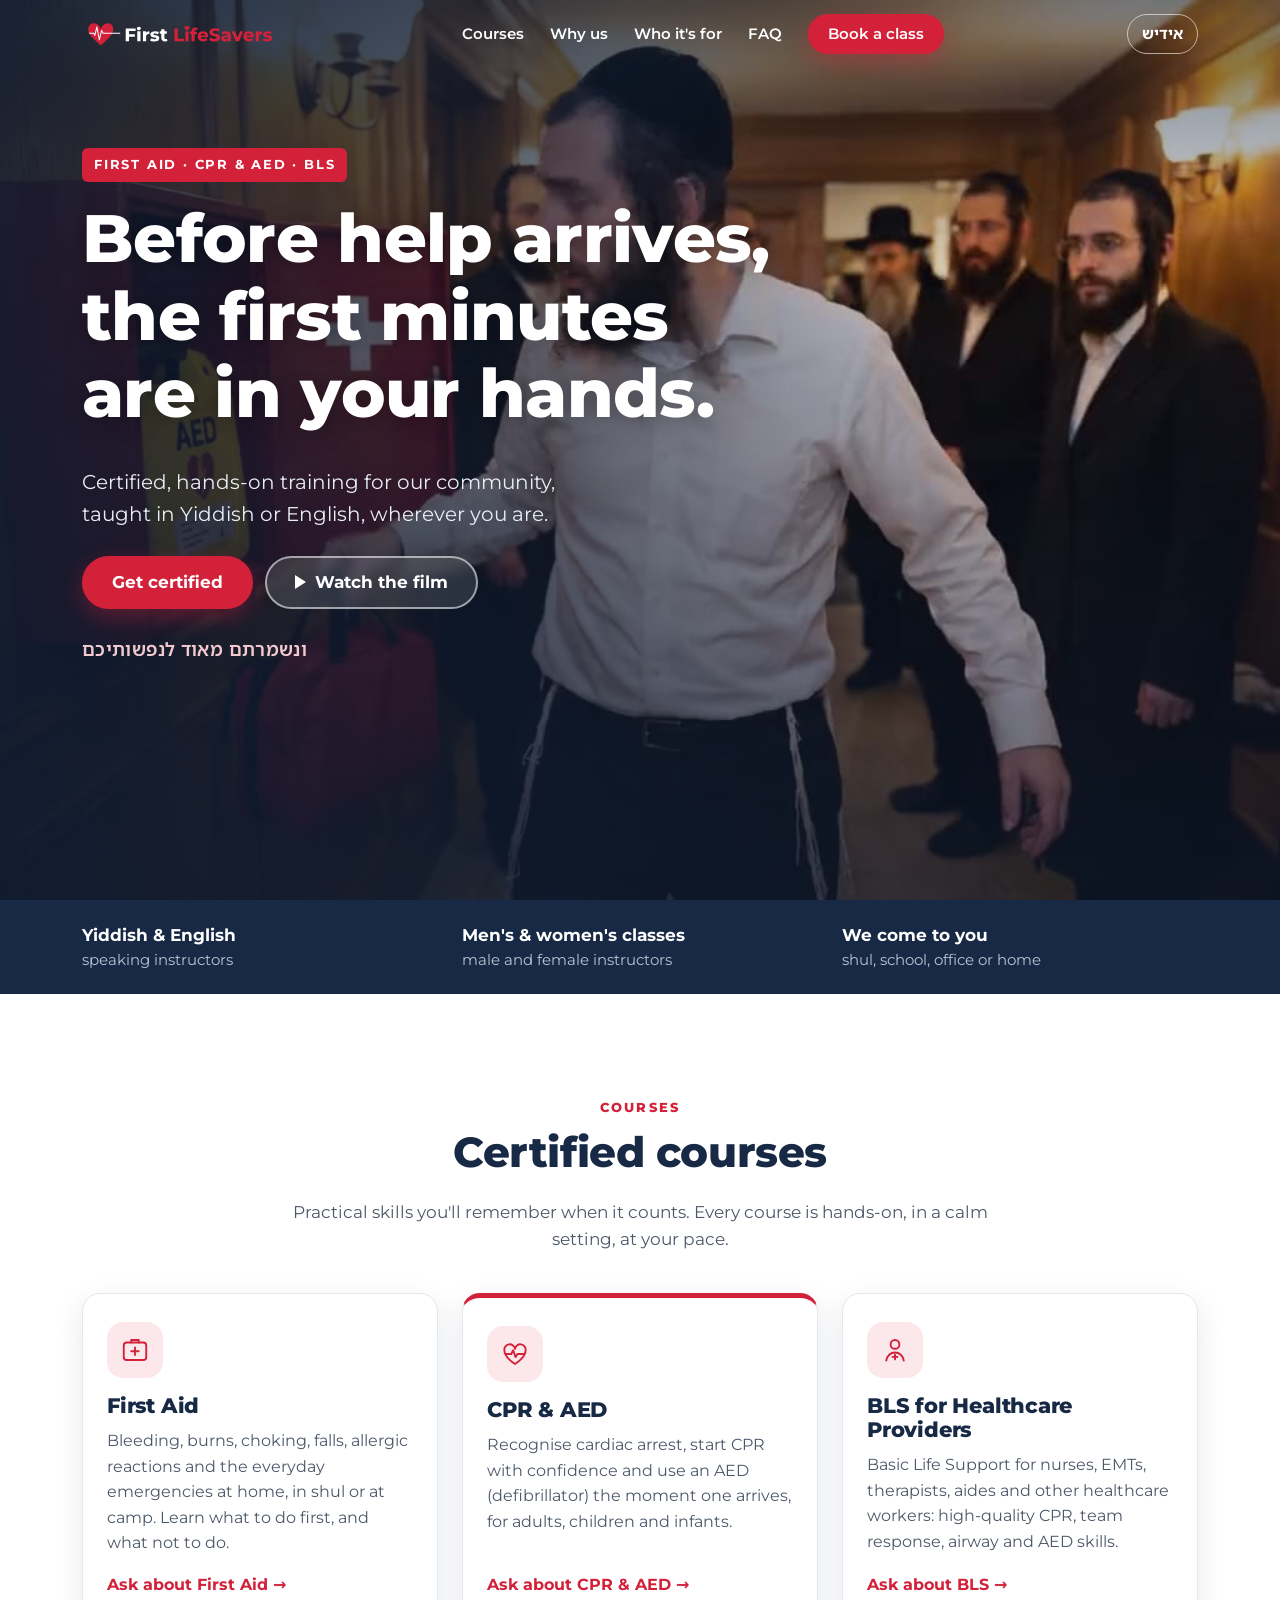
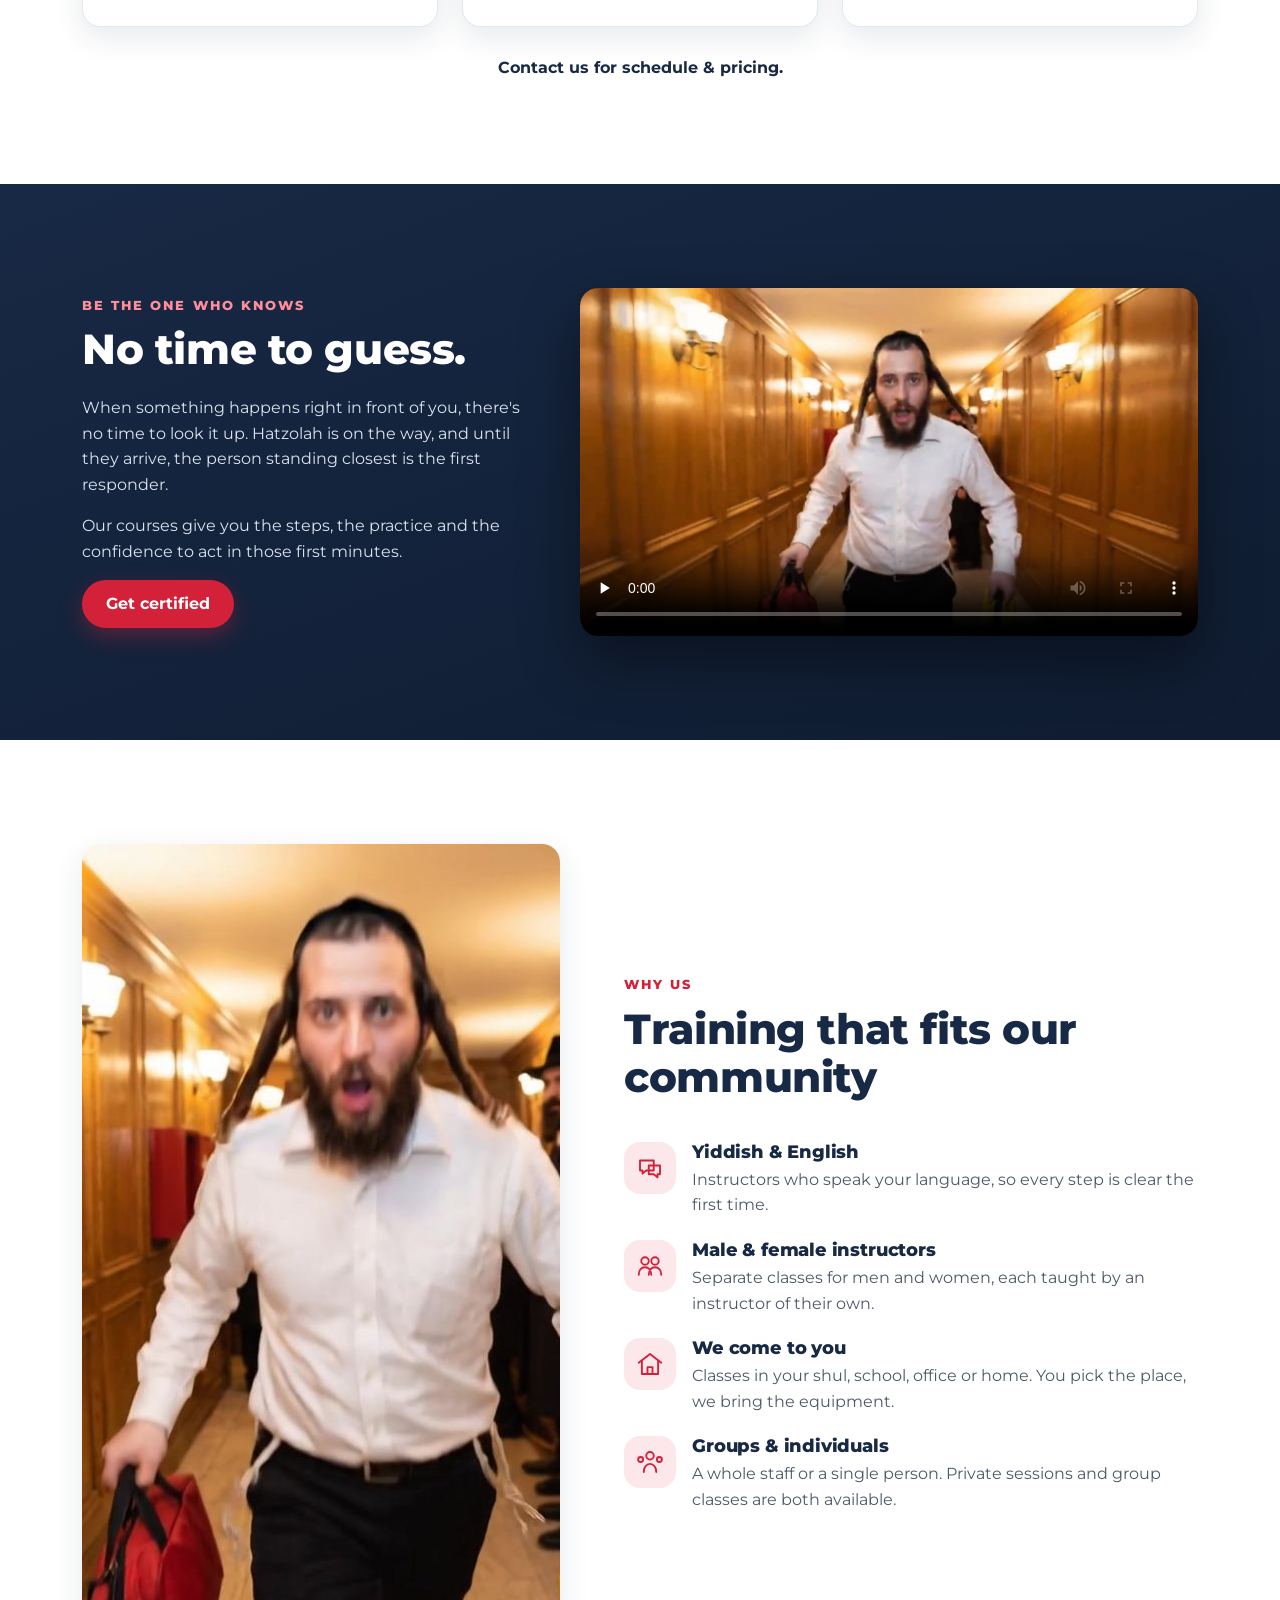
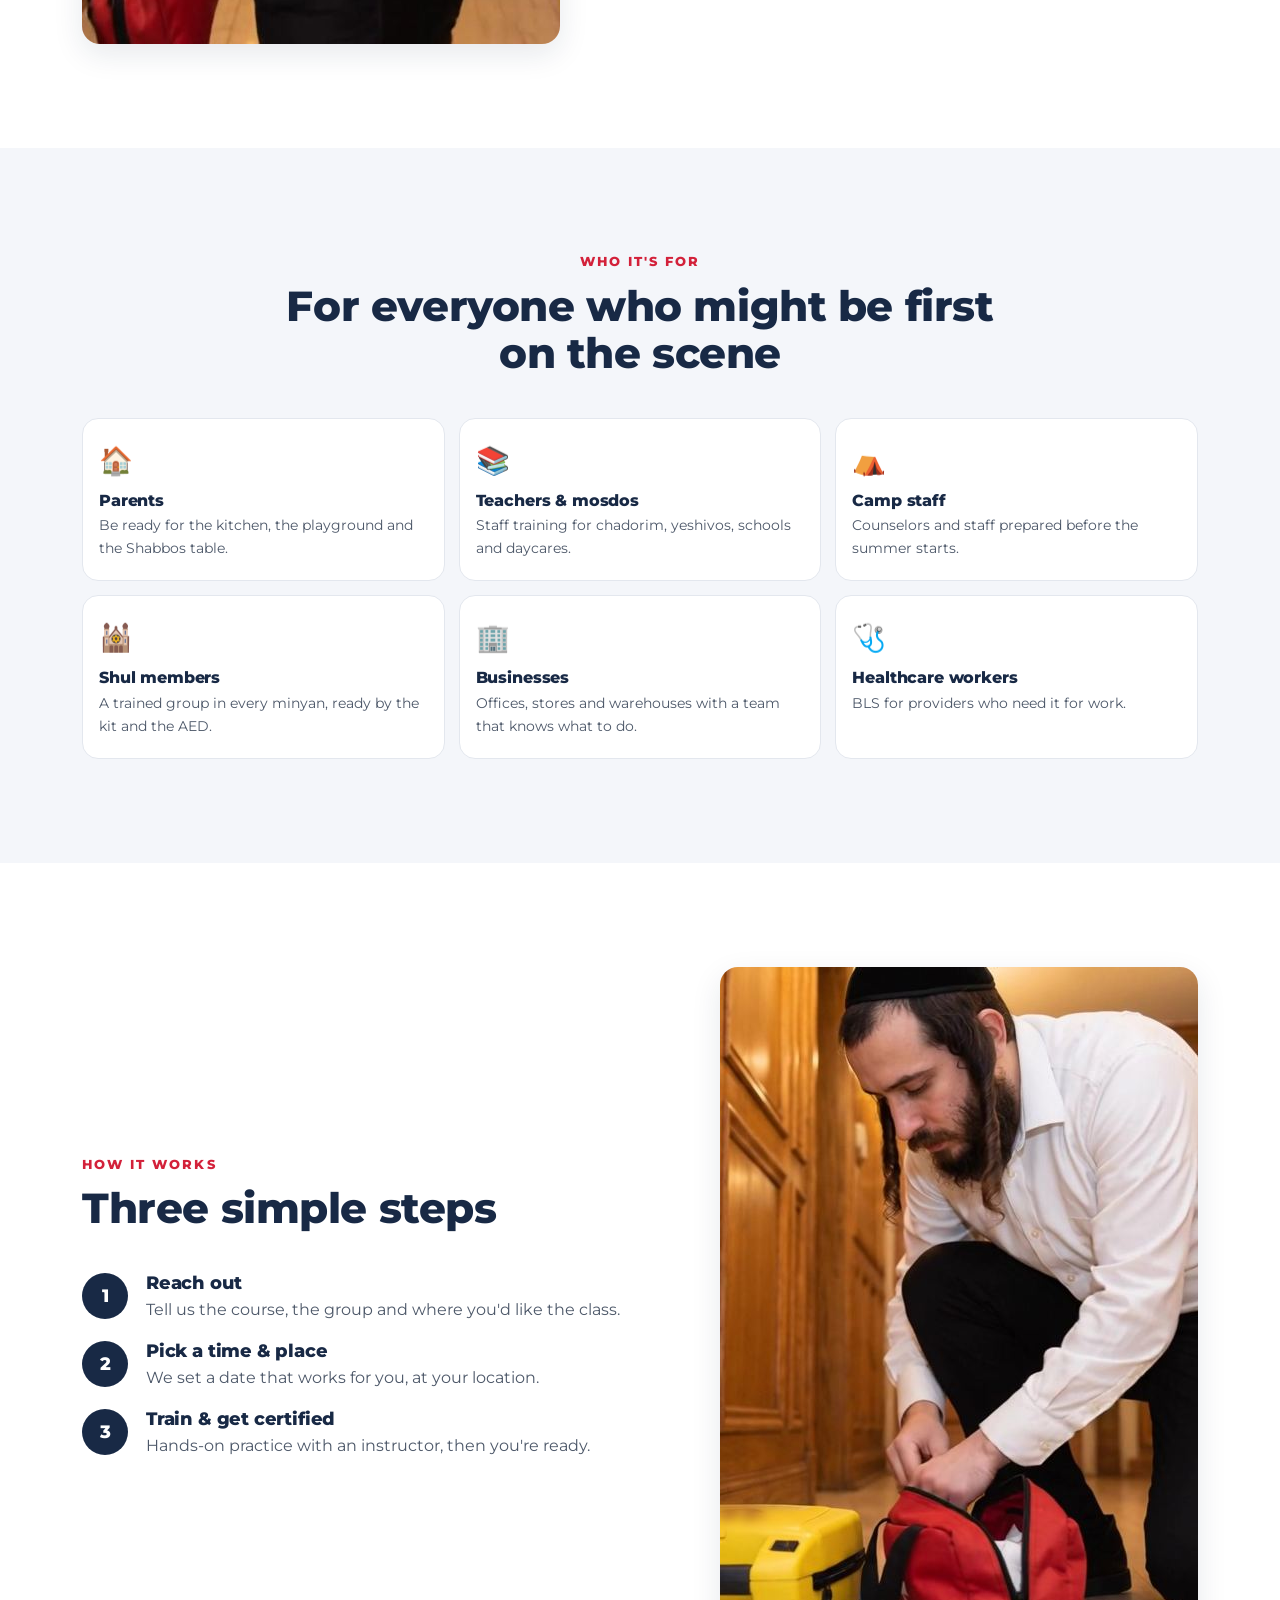
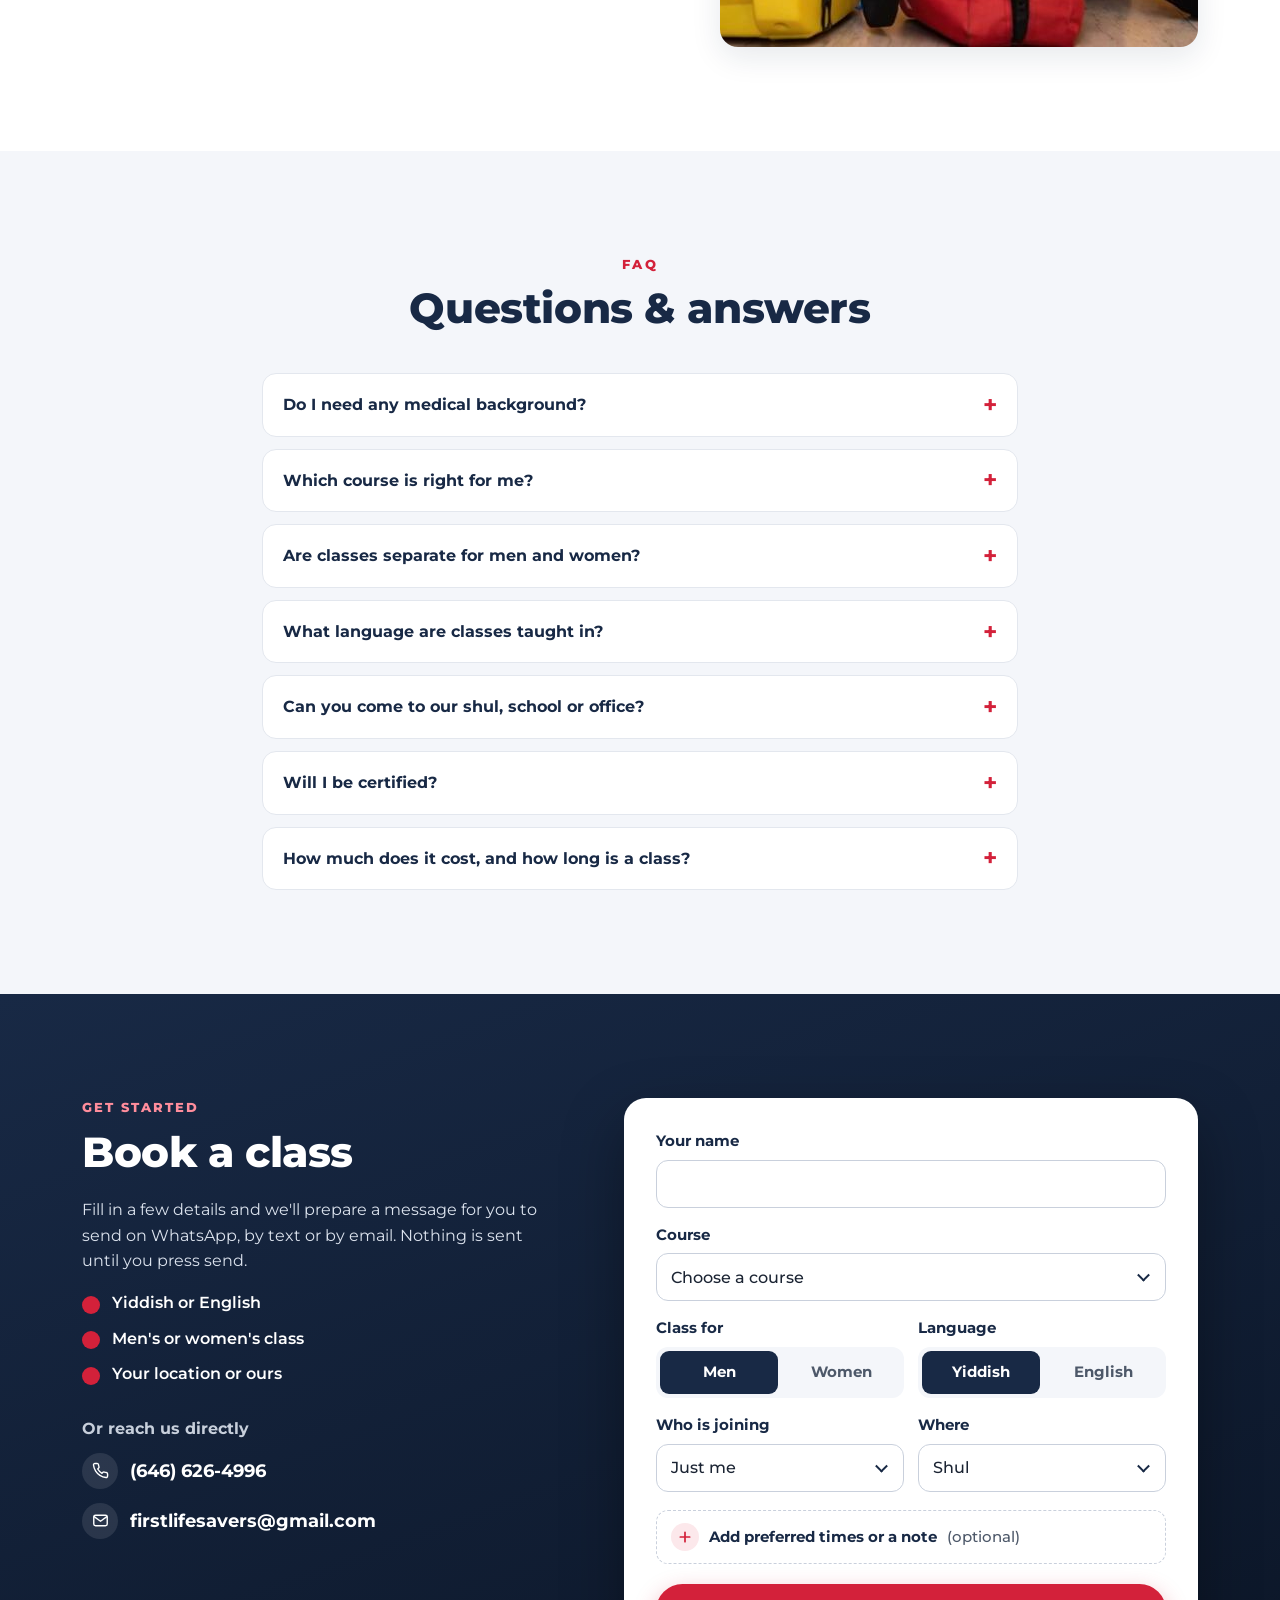
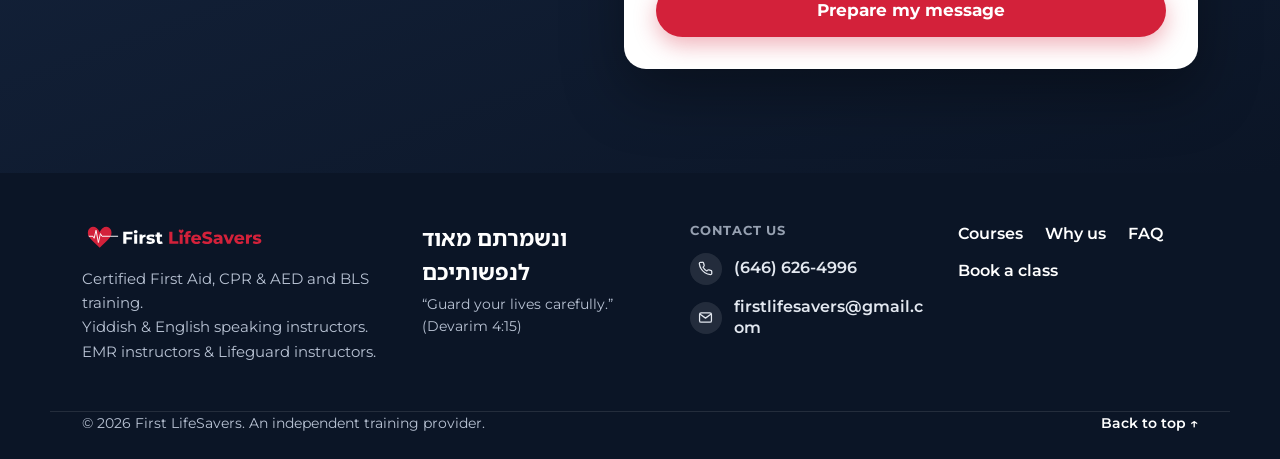
<file: index.html>
<!doctype html>
<html lang="en" dir="ltr" class="no-js">
<head>
<meta charset="utf-8">
<meta name="viewport" content="width=device-width, initial-scale=1, viewport-fit=cover">
<title>First LifeSavers | First Aid, CPR &amp; BLS Training in Yiddish and English</title>
<meta name="description" content="Certified First Aid, CPR &amp; AED and BLS courses for shuls, schools, mosdos, camps, offices and homes. Yiddish and English speaking instructors. Separate classes for men and women.">
<meta name="theme-color" content="#182945">
<meta property="og:title" content="First LifeSavers | First Aid, CPR &amp; BLS Training">
<meta property="og:description" content="Before help arrives, the first minutes are in your hands. Certified courses in Yiddish and English.">
<meta property="og:image" content="https://firstlifesavers.com/assets/og.jpg">
<meta property="og:url" content="https://firstlifesavers.com/">
<meta property="og:type" content="website">
<link rel="icon" href="assets/favicon.svg" type="image/svg+xml">
<link rel="preload" href="assets/fonts/montserrat-latin.woff2" as="font" type="font/woff2" crossorigin>
<link rel="stylesheet" href="styles.css">
<script src="script.js" defer></script>
</head>
<body>
<a class="skip" href="#main" data-i18n="skip">Skip to content</a>

<header class="site-header" id="top">
  <div class="wrap header-row">
    <a class="brand" href="#top" aria-label="First LifeSavers, back to top" data-i18n-aria="brandAria">
      <img src="assets/logo-white.svg" alt="First LifeSavers" width="200" height="35">
    </a>
    <nav class="nav" id="site-nav" aria-label="Main" data-i18n-aria="navAria">
      <a href="#courses" data-i18n="navCourses">Courses</a>
      <a href="#why" data-i18n="navWhy">Why us</a>
      <a href="#who" data-i18n="navWho">Who it's for</a>
      <a href="#faq" data-i18n="navFaq">FAQ</a>
      <a class="btn btn-sm btn-red" href="#book" data-i18n="navBook">Book a class</a>
    </nav>
    <div class="header-tools">
      <button class="lang-toggle" type="button" id="lang-toggle" aria-label="Switch the site to Yiddish" data-i18n-aria="langAria" lang="yi"><span data-i18n="langLabel">אידיש</span></button>
      <button class="menu-btn" type="button" id="menu-btn" aria-expanded="false" aria-controls="site-nav">
        <span class="sr-only" data-i18n="menu">Menu</span><span class="bars" aria-hidden="true"></span>
      </button>
    </div>
  </div>
</header>

<main id="main">
  <section class="hero" aria-labelledby="hero-title">
    <video class="hero-video" id="hero-video" autoplay muted loop playsinline preload="none" poster="assets/hero-wide-poster.jpg" aria-hidden="true" data-wide="assets/hero-wide.mp4" data-tall="assets/hero-tall.mp4" data-poster-wide="assets/hero-wide-poster.jpg" data-poster-tall="assets/hero-tall-poster.jpg"></video>
    <div class="hero-shade" aria-hidden="true"></div>
    <div class="wrap hero-content">
      <p class="eyebrow" data-i18n="heroEyebrow">First Aid · CPR &amp; AED · BLS</p>
      <h1 id="hero-title" data-i18n="heroTitle">Before help arrives, the first minutes are in your hands.</h1>
      <p class="hero-sub" data-i18n="heroSub">Certified, hands-on training for our community, taught in Yiddish or English, wherever you are.</p>
      <div class="hero-ctas">
        <a class="btn btn-red btn-lg" href="#book" data-i18n="ctaCertified">Get certified</a>
        <a class="btn btn-ghost btn-lg" href="#film"><span class="play" aria-hidden="true"></span><span data-i18n="ctaFilm">Watch the film</span></a>
      </div>
      <p class="pasuk" lang="he" dir="rtl">ונשמרתם מאוד לנפשותיכם</p>
    </div>
  </section>

  <div class="facts" aria-label="At a glance" data-i18n-aria="factsAria">
    <div class="wrap facts-row">
      <p><strong data-i18n="fact1a">Yiddish &amp; English</strong><span data-i18n="fact1b">speaking instructors</span></p>
      <p><strong data-i18n="fact2a">Men's &amp; women's classes</strong><span data-i18n="fact2b">male and female instructors</span></p>
      <p><strong data-i18n="fact3a">We come to you</strong><span data-i18n="fact3b">shul, school, office or home</span></p>
    </div>
  </div>

  <section class="section" id="courses" aria-labelledby="courses-title">
    <div class="wrap">
      <header class="section-head reveal">
        <p class="kicker" data-i18n="coursesKicker">Courses</p>
        <h2 id="courses-title" data-i18n="coursesTitle">Certified courses</h2>
        <p class="lead" data-i18n="coursesLead">Practical skills you'll remember when it counts. Every course is hands-on, in a calm setting, at your pace.</p>
      </header>
      <div class="cards">
        <article class="card reveal">
          <div class="card-icon" aria-hidden="true"><svg viewBox="0 0 48 48"><rect x="6" y="12" width="36" height="28" rx="5"/><path d="M18 12V8h12v4M24 20v12M18 26h12"/></svg></div>
          <h3 data-i18n="c1Title">First Aid</h3>
          <p data-i18n="c1Text">Bleeding, burns, choking, falls, allergic reactions and the everyday emergencies at home, in shul or at camp. Learn what to do first, and what not to do.</p>
          <a class="card-link" href="#book" data-course="First Aid"><span data-i18n="c1Link">Ask about First Aid</span> <span class="arrow" aria-hidden="true">&rarr;</span></a>
        </article>
        <article class="card card-featured reveal">
          <div class="card-icon" aria-hidden="true"><svg viewBox="0 0 48 48"><path d="M24 40S7 30 7 18a8.5 8.5 0 0 1 17-2 8.5 8.5 0 0 1 17 2c0 12-17 22-17 22Z"/><path d="M10 24h8l3-6 4 11 3-5h10"/></svg></div>
          <h3 data-i18n="c2Title">CPR &amp; AED</h3>
          <p data-i18n="c2Text">Recognise cardiac arrest, start CPR with confidence and use an AED (defibrillator) the moment one arrives, for adults, children and infants.</p>
          <a class="card-link" href="#book" data-course="CPR &amp; AED"><span data-i18n="c2Link">Ask about CPR &amp; AED</span> <span class="arrow" aria-hidden="true">&rarr;</span></a>
        </article>
        <article class="card reveal">
          <div class="card-icon" aria-hidden="true"><svg viewBox="0 0 48 48"><circle cx="24" cy="15" r="7"/><path d="M10 41c1-8 7-13 14-13s13 5 14 13"/><path d="M24 31v8M20 35h8"/></svg></div>
          <h3 data-i18n="c3Title">BLS for Healthcare Providers</h3>
          <p data-i18n="c3Text">Basic Life Support for nurses, EMTs, therapists, aides and other healthcare workers: high-quality CPR, team response, airway and AED skills.</p>
          <a class="card-link" href="#book" data-course="BLS for Healthcare Providers"><span data-i18n="c3Link">Ask about BLS</span> <span class="arrow" aria-hidden="true">&rarr;</span></a>
        </article>
      </div>
      <p class="note reveal" data-i18n="coursesNote">Contact us for schedule &amp; pricing.</p>
    </div>
  </section>

  <section class="section film" id="film" aria-labelledby="film-title">
    <div class="wrap film-grid">
      <div class="film-copy reveal">
        <p class="kicker kicker-light" data-i18n="filmKicker">Be the one who knows</p>
        <h2 id="film-title" data-i18n="filmTitle">No time to guess.</h2>
        <p data-i18n="filmP1">When something happens right in front of you, there's no time to look it up. Hatzolah is on the way, and until they arrive, the person standing closest is the first responder.</p>
        <p data-i18n="filmP2">Our courses give you the steps, the practice and the confidence to act in those first minutes.</p>
        <a class="btn btn-red" href="#book" data-i18n="ctaCertified">Get certified</a>
      </div>
      <div class="film-player reveal">
        <video id="ad-video" controls playsinline preload="none" poster="assets/ad-poster.jpg">
          <source src="assets/first-lifesavers-ad.mp4" type="video/mp4">
          <span data-i18n="filmFallback">Your browser can't play this video.</span>
        </video>
      </div>
    </div>
  </section>

  <section class="section" id="why" aria-labelledby="why-title">
    <div class="wrap why-grid">
      <figure class="why-photo reveal">
        <img src="assets/bystander.jpg" alt="A Chassidish man runs through a shul hallway carrying a first-aid kit" data-i18n-alt="whyAlt" width="640" height="800">
      </figure>
      <div>
        <header class="section-head left reveal">
          <p class="kicker" data-i18n="whyKicker">Why us</p>
          <h2 id="why-title" data-i18n="whyTitle">Training that fits our community</h2>
        </header>
        <ul class="why-list">
          <li class="reveal"><span class="why-icon" aria-hidden="true"><svg viewBox="0 0 48 48"><path d="M8 12h22v16H18l-6 5v-5H8z"/><path d="M22 20h18v14h-4v5l-6-5h-8z"/></svg></span><div><h3 data-i18n="why1a">Yiddish &amp; English</h3><p data-i18n="why1b">Instructors who speak your language, so every step is clear the first time.</p></div></li>
          <li class="reveal"><span class="why-icon" aria-hidden="true"><svg viewBox="0 0 48 48"><circle cx="16" cy="16" r="6"/><circle cx="32" cy="16" r="6"/><path d="M6 38c0-7 4-12 10-12s10 5 10 12M22 38c0-7 4-12 10-12s10 5 10 12"/></svg></span><div><h3 data-i18n="why2a">Male &amp; female instructors</h3><p data-i18n="why2b">Separate classes for men and women, each taught by an instructor of their own.</p></div></li>
          <li class="reveal"><span class="why-icon" aria-hidden="true"><svg viewBox="0 0 48 48"><path d="M6 22 24 8l18 14"/><path d="M11 19v21h26V19"/><path d="M20 40V29h8v11"/></svg></span><div><h3 data-i18n="why3a">We come to you</h3><p data-i18n="why3b">Classes in your shul, school, office or home. You pick the place, we bring the equipment.</p></div></li>
          <li class="reveal"><span class="why-icon" aria-hidden="true"><svg viewBox="0 0 48 48"><circle cx="24" cy="14" r="6"/><path d="M14 40c0-7 4-13 10-13s10 6 10 13"/><circle cx="9" cy="20" r="4"/><circle cx="39" cy="20" r="4"/></svg></span><div><h3 data-i18n="why4a">Groups &amp; individuals</h3><p data-i18n="why4b">A whole staff or a single person. Private sessions and group classes are both available.</p></div></li>
        </ul>
      </div>
    </div>
  </section>

  <section class="section alt" id="who" aria-labelledby="who-title">
    <div class="wrap">
      <header class="section-head reveal">
        <p class="kicker" data-i18n="whoKicker">Who it's for</p>
        <h2 id="who-title" data-i18n="whoTitle">For everyone who might be first on the scene</h2>
      </header>
      <ul class="who">
        <li class="reveal"><span aria-hidden="true">&#x1F3E0;</span><h3 data-i18n="who1a">Parents</h3><p data-i18n="who1b">Be ready for the kitchen, the playground and the Shabbos table.</p></li>
        <li class="reveal"><span aria-hidden="true">&#x1F4DA;</span><h3 data-i18n="who2a">Teachers &amp; mosdos</h3><p data-i18n="who2b">Staff training for chadorim, yeshivos, schools and daycares.</p></li>
        <li class="reveal"><span aria-hidden="true">&#x26FA;</span><h3 data-i18n="who3a">Camp staff</h3><p data-i18n="who3b">Counselors and staff prepared before the summer starts.</p></li>
        <li class="reveal"><span aria-hidden="true">&#x1F54D;</span><h3 data-i18n="who4a">Shul members</h3><p data-i18n="who4b">A trained group in every minyan, ready by the kit and the AED.</p></li>
        <li class="reveal"><span aria-hidden="true">&#x1F3E2;</span><h3 data-i18n="who5a">Businesses</h3><p data-i18n="who5b">Offices, stores and warehouses with a team that knows what to do.</p></li>
        <li class="reveal"><span aria-hidden="true">&#x1FA7A;</span><h3 data-i18n="who6a">Healthcare workers</h3><p data-i18n="who6b">BLS for providers who need it for work.</p></li>
      </ul>
    </div>
  </section>

  <section class="section" id="how" aria-labelledby="how-title">
    <div class="wrap how-grid">
      <div>
        <header class="section-head left reveal">
          <p class="kicker" data-i18n="howKicker">How it works</p>
          <h2 id="how-title" data-i18n="howTitle">Three simple steps</h2>
        </header>
        <ol class="steps">
          <li class="reveal"><h3 data-i18n="how1a">Reach out</h3><p data-i18n="how1b">Tell us the course, the group and where you'd like the class.</p></li>
          <li class="reveal"><h3 data-i18n="how2a">Pick a time &amp; place</h3><p data-i18n="how2b">We set a date that works for you, at your location.</p></li>
          <li class="reveal"><h3 data-i18n="how3a">Train &amp; get certified</h3><p data-i18n="how3b">Hands-on practice with an instructor, then you're ready.</p></li>
        </ol>
      </div>
      <figure class="how-photo reveal">
        <img src="assets/kit.jpg" alt="A Chassidish man kneels and opens a first-aid kit next to an AED case" data-i18n-alt="howAlt" width="960" height="680">
      </figure>
    </div>
  </section>

  <section class="section alt" id="faq" aria-labelledby="faq-title">
    <div class="wrap narrow">
      <header class="section-head reveal">
        <p class="kicker" data-i18n="faqKicker">FAQ</p>
        <h2 id="faq-title" data-i18n="faqTitle">Questions &amp; answers</h2>
      </header>
      <div class="faq">
        <details class="reveal"><summary data-i18n="q1">Do I need any medical background?</summary><div class="faq-a"><p data-i18n="a1">No. First Aid and CPR &amp; AED are made for everyday people. If you can follow clear steps, you can learn this. BLS is the course designed for healthcare providers.</p></div></details>
        <details class="reveal"><summary data-i18n="q2">Which course is right for me?</summary><div class="faq-a"><p data-i18n="a2">Parents, teachers, staff and shul members usually start with First Aid and/or CPR &amp; AED. Nurses, EMTs and other healthcare workers usually need BLS. Not sure? Send us a message and we'll help you choose.</p></div></details>
        <details class="reveal"><summary data-i18n="q3">Are classes separate for men and women?</summary><div class="faq-a"><p data-i18n="a3">Yes. We have male and female instructors, and men's and women's classes are held separately.</p></div></details>
        <details class="reveal"><summary data-i18n="q4">What language are classes taught in?</summary><div class="faq-a"><p data-i18n="a4">Yiddish or English, whichever your group prefers.</p></div></details>
        <details class="reveal"><summary data-i18n="q5">Can you come to our shul, school or office?</summary><div class="faq-a"><p data-i18n="a5">Yes. Classes can be held in your shul, school, office or home, for groups or for individuals.</p></div></details>
        <details class="reveal"><summary data-i18n="q6">Will I be certified?</summary><div class="faq-a"><p data-i18n="a6">Yes, these are certified courses. When you book, we'll go over the certification that comes with the course you choose.</p></div></details>
        <details class="reveal"><summary data-i18n="q7">How much does it cost, and how long is a class?</summary><div class="faq-a"><p data-i18n="a7">It depends on the course and the size of your group. Contact us for schedule &amp; pricing.</p></div></details>
      </div>
    </div>
  </section>

  <section class="section book" id="book" aria-labelledby="book-title">
    <div class="wrap book-grid">
      <div class="book-copy reveal">
        <p class="kicker kicker-light" data-i18n="bookKicker">Get started</p>
        <h2 id="book-title" data-i18n="bookTitle">Book a class</h2>
        <p data-i18n="bookLead">Fill in a few details and we'll prepare a message for you to send on WhatsApp, by text or by email. Nothing is sent until you press send.</p>
        <ul class="book-points">
          <li data-i18n="bp1">Yiddish or English</li>
          <li data-i18n="bp2">Men's or women's class</li>
          <li data-i18n="bp3">Your location or ours</li>
        </ul>
        <div class="direct" id="direct" hidden>
          <p class="direct-label" data-i18n="directLabel">Or reach us directly</p>
          <ul class="contact-lines">
            <li><button class="cl-row" type="button" id="number-btn" data-sheet aria-haspopup="dialog" aria-label="Call, text or WhatsApp" data-i18n-aria="numberAria"><span class="cl-ico"><svg class="ico" viewBox="0 0 24 24" aria-hidden="true"><path d="M22 16.92v3a2 2 0 0 1-2.18 2 19.79 19.79 0 0 1-8.63-3.07 19.5 19.5 0 0 1-6-6 19.79 19.79 0 0 1-3.07-8.67A2 2 0 0 1 4.11 2h3a2 2 0 0 1 2 1.72c.13.96.36 1.9.7 2.81a2 2 0 0 1-.45 2.11L8.09 9.91a16 16 0 0 0 6 6l1.27-1.27a2 2 0 0 1 2.11-.45c.9.34 1.85.57 2.81.7A2 2 0 0 1 22 16.92z"/></svg></span><span class="cl-v" id="direct-number" dir="ltr">(646) 626-4996</span></button></li>
            <li><a class="cl-row" id="direct-email" href="#"><span class="cl-ico"><svg class="ico" viewBox="0 0 24 24" aria-hidden="true"><rect x="2.5" y="4.5" width="19" height="15" rx="2.5"/><path d="m3 6.5 9 6.5 9-6.5"/></svg></span><span class="cl-v" id="direct-email-v" dir="ltr">firstlifesavers@gmail.com</span></a></li>
          </ul>
        </div>
      </div>
      <form class="book-form reveal" id="book-form" novalidate>
        <div class="field">
          <label for="f-name" data-i18n="fName">Your name</label>
          <input id="f-name" name="name" type="text" autocomplete="name" dir="auto" required>
          <p class="err" id="err-name" hidden data-i18n="errName">Please enter your name.</p>
        </div>
        <div class="field">
          <label for="f-course" data-i18n="fCourse">Course</label>
          <div class="select">
            <select id="f-course" name="course" required>
              <option value="" data-i18n="optChoose">Choose a course</option>
              <option value="First Aid" data-i18n="optFirstAid">First Aid</option>
              <option value="CPR &amp; AED" data-i18n="optCpr">CPR &amp; AED</option>
              <option value="BLS for Healthcare Providers" data-i18n="optBls">BLS for Healthcare Providers</option>
              <option value="EMR" data-i18n="optEmr">EMR</option>
              <option value="Lifeguard" data-i18n="optLifeguard">Lifeguard</option>
              <option value="Not sure yet, please advise" data-i18n="optUnsure">Not sure yet, please advise</option>
            </select>
          </div>
          <p class="err" id="err-course" hidden data-i18n="errCourse">Please choose a course.</p>
        </div>
        <div class="field-row">
          <fieldset class="field">
            <legend data-i18n="fClassFor">Class for</legend>
            <div class="seg">
              <input type="radio" id="f-men" name="classFor" value="Men" checked><label for="f-men" data-i18n="optMen">Men</label>
              <input type="radio" id="f-women" name="classFor" value="Women"><label for="f-women" data-i18n="optWomen">Women</label>
            </div>
          </fieldset>
          <fieldset class="field">
            <legend data-i18n="fLanguage">Language</legend>
            <div class="seg">
              <input type="radio" id="f-yi" name="language" value="Yiddish" checked><label for="f-yi" data-i18n="optYiddish">Yiddish</label>
              <input type="radio" id="f-en" name="language" value="English"><label for="f-en" data-i18n="optEnglish">English</label>
            </div>
          </fieldset>
        </div>
        <div class="field-row">
          <div class="field">
            <label for="f-group" data-i18n="fGroup">Who is joining</label>
            <div class="select">
              <select id="f-group" name="group">
                <option value="Just me" data-i18n="optJustMe">Just me</option>
                <option value="A small group (2–10)" data-i18n="optSmall">A small group (2–10)</option>
                <option value="A larger group (10+)" data-i18n="optLarge">A larger group (10+)</option>
              </select>
            </div>
          </div>
          <div class="field">
            <label for="f-where" data-i18n="fWhere">Where</label>
            <div class="select">
              <select id="f-where" name="where">
                <option value="Shul" data-i18n="optShul">Shul</option>
                <option value="School / mosad" data-i18n="optSchool">School / mosad</option>
                <option value="Office / business" data-i18n="optOffice">Office / business</option>
                <option value="Home" data-i18n="optHome">Home</option>
                <option value="Camp" data-i18n="optCamp">Camp</option>
                <option value="Other / not sure" data-i18n="optOther">Other / not sure</option>
              </select>
            </div>
          </div>
        </div>
        <button class="more-toggle" type="button" id="more-toggle" aria-expanded="false" aria-controls="more">
          <span class="more-plus"><svg class="ico" viewBox="0 0 24 24" aria-hidden="true"><path d="M12 5v14M5 12h14"/></svg></span><span data-i18n="moreToggle">Add preferred times or a note</span> <span class="opt" data-i18n="optional">(optional)</span>
        </button>
        <div class="collapse" id="more">
          <div class="collapse-inner">
            <div class="field">
              <label for="f-when"><span data-i18n="fWhen">Preferred dates or times</span> <span class="opt" data-i18n="optional">(optional)</span></label>
              <input id="f-when" name="when" type="text" dir="auto" placeholder="e.g. evenings after Maariv" data-i18n-ph="phWhen">
            </div>
            <div class="field">
              <label for="f-notes"><span data-i18n="fNotes">Anything else?</span> <span class="opt" data-i18n="optional">(optional)</span></label>
              <textarea id="f-notes" name="notes" rows="3" dir="auto"></textarea>
            </div>
          </div>
        </div>
        <button class="btn btn-red btn-lg btn-block prepare" type="submit" id="prepare-btn"><span id="prepare-label" data-i18n="btnPrepare">Prepare my message</span></button>

        <div class="collapse" id="ready-wrap">
          <div class="collapse-inner">
            <div class="ready" id="ready" tabindex="-1" aria-live="polite">
              <p class="ready-title"><span class="check" aria-hidden="true"></span><span data-i18n="readyTitle">Your message is ready</span></p>
              <pre class="ready-text" id="ready-text"></pre>
              <p class="send-label" data-i18n="sendLabel">Send it with one tap:</p>
              <div class="send-icons">
                <a class="si si-wa" id="wa-link" href="#" target="_blank" rel="noopener"><span class="si-ico"><svg class="ico ico-fill" viewBox="0 0 24 24" aria-hidden="true"><path d="M17.472 14.382c-.297-.149-1.758-.867-2.03-.967-.273-.099-.471-.148-.67.15-.197.297-.767.966-.94 1.164-.173.199-.347.223-.644.075-.297-.15-1.255-.463-2.39-1.475-.883-.788-1.48-1.761-1.653-2.059-.173-.297-.018-.458.13-.606.134-.133.298-.347.446-.52.149-.174.198-.298.298-.497.099-.198.05-.371-.025-.52-.075-.149-.669-1.612-.916-2.207-.242-.579-.487-.5-.669-.51-.173-.008-.371-.01-.57-.01-.198 0-.52.074-.792.372-.272.297-1.04 1.016-1.04 2.479 0 1.462 1.065 2.875 1.213 3.074.149.198 2.096 3.2 5.077 4.487.709.306 1.262.489 1.694.625.712.227 1.36.195 1.871.118.571-.085 1.758-.719 2.006-1.413.248-.694.248-1.289.173-1.413-.074-.124-.272-.198-.57-.347m-5.421 7.403h-.004a9.87 9.87 0 01-5.031-1.378l-.361-.214-3.741.982.998-3.648-.235-.374a9.86 9.86 0 01-1.51-5.26c.001-5.45 4.436-9.884 9.888-9.884 2.64 0 5.122 1.03 6.988 2.898a9.825 9.825 0 012.893 6.994c-.003 5.45-4.437 9.884-9.885 9.884m8.413-18.297A11.815 11.815 0 0012.05 0C5.495 0 .16 5.335.157 11.892c0 2.096.547 4.142 1.588 5.945L.057 24l6.305-1.654a11.882 11.882 0 005.683 1.448h.005c6.554 0 11.89-5.335 11.893-11.893a11.821 11.821 0 00-3.48-8.413Z"/></svg></span><span class="si-l" data-i18n="actWa">WhatsApp</span></a>
                <a class="si" id="sms-link" href="#"><span class="si-ico"><svg class="ico" viewBox="0 0 24 24" aria-hidden="true"><path d="M21 15a2 2 0 0 1-2 2H7l-4 4V5a2 2 0 0 1 2-2h14a2 2 0 0 1 2 2z"/><path d="M8 9h8M8 13h5"/></svg></span><span class="si-l" data-i18n="actText">Text</span></a>
                <a class="si" id="mail-link" href="#"><span class="si-ico"><svg class="ico" viewBox="0 0 24 24" aria-hidden="true"><rect x="2.5" y="4.5" width="19" height="15" rx="2.5"/><path d="m3 6.5 9 6.5 9-6.5"/></svg></span><span class="si-l" data-i18n="emailLabel">Email</span></a>
                <a class="si" id="call-link" href="#"><span class="si-ico"><svg class="ico" viewBox="0 0 24 24" aria-hidden="true"><path d="M22 16.92v3a2 2 0 0 1-2.18 2 19.79 19.79 0 0 1-8.63-3.07 19.5 19.5 0 0 1-6-6 19.79 19.79 0 0 1-3.07-8.67A2 2 0 0 1 4.11 2h3a2 2 0 0 1 2 1.72c.13.96.36 1.9.7 2.81a2 2 0 0 1-.45 2.11L8.09 9.91a16 16 0 0 0 6 6l1.27-1.27a2 2 0 0 1 2.11-.45c.9.34 1.85.57 2.81.7A2 2 0 0 1 22 16.92z"/></svg></span><span class="si-l" data-i18n="actCall">Call</span></a>
              </div>
              <button class="copy-link" type="button" id="copy-btn"><span id="copy-label" data-i18n="copy">Copy message</span></button>
            </div>
          </div>
        </div>
      </form>
    </div>
  </section>
</main>

<footer class="site-footer">
  <div class="wrap footer-grid">
    <div>
      <img src="assets/logo-white.svg" alt="First LifeSavers" width="220" height="38">
      <p class="footer-tag"><span data-i18n="footTag1">Certified First Aid, CPR &amp; AED and BLS training.</span><br><span data-i18n="footTag2">Yiddish &amp; English speaking instructors.</span><br><span data-i18n="footTag3">EMR instructors &amp; Lifeguard instructors.</span></p>
    </div>
    <div class="footer-pasuk">
      <p lang="he" dir="rtl">ונשמרתם מאוד לנפשותיכם</p>
      <p class="small" data-i18n="footPasuk">“Guard your lives carefully.” (Devarim 4:15)</p>
    </div>
    <div class="footer-contact" id="footer-contact">
      <p class="footer-h" data-i18n="footContact">Contact us</p>
      <ul class="contact-lines cl-foot">
            <li><button class="cl-row" type="button" id="fc-number" data-sheet aria-haspopup="dialog" aria-label="Call, text or WhatsApp" data-i18n-aria="numberAria"><span class="cl-ico"><svg class="ico" viewBox="0 0 24 24" aria-hidden="true"><path d="M22 16.92v3a2 2 0 0 1-2.18 2 19.79 19.79 0 0 1-8.63-3.07 19.5 19.5 0 0 1-6-6 19.79 19.79 0 0 1-3.07-8.67A2 2 0 0 1 4.11 2h3a2 2 0 0 1 2 1.72c.13.96.36 1.9.7 2.81a2 2 0 0 1-.45 2.11L8.09 9.91a16 16 0 0 0 6 6l1.27-1.27a2 2 0 0 1 2.11-.45c.9.34 1.85.57 2.81.7A2 2 0 0 1 22 16.92z"/></svg></span><span class="cl-v" id="fc-v" dir="ltr">(646) 626-4996</span></button></li>
            <li><a class="cl-row" id="fc-mail" href="#"><span class="cl-ico"><svg class="ico" viewBox="0 0 24 24" aria-hidden="true"><rect x="2.5" y="4.5" width="19" height="15" rx="2.5"/><path d="m3 6.5 9 6.5 9-6.5"/></svg></span><span class="cl-v" id="fc-mail-v" dir="ltr">firstlifesavers@gmail.com</span></a></li>
          </ul>
    </div>
    <nav class="footer-nav" aria-label="Footer" data-i18n-aria="footNavAria">
      <a href="#courses" data-i18n="navCourses">Courses</a><a href="#why" data-i18n="navWhy">Why us</a><a href="#faq" data-i18n="navFaq">FAQ</a><a href="#book" data-i18n="navBook">Book a class</a>
    </nav>
  </div>
  <div class="wrap footer-base">
    <p><span dir="ltr">&copy; <span id="year">2026</span> First LifeSavers.</span> <span data-i18n="footCopy">An independent training provider.</span></p>
    <a href="#top"><span data-i18n="backTop">Back to top</span> &uarr;</a>
  </div>
</footer>

<dialog class="sheet" id="sheet" aria-labelledby="sheet-number">
  <div class="sheet-panel">
    <p class="sheet-number" id="sheet-number" dir="ltr">(646) 626-4996</p>
    <div class="sheet-list">
      <a class="sheet-opt" id="sh-call" href="#"><span class="so-ico so-call"><svg class="ico" viewBox="0 0 24 24" aria-hidden="true"><path d="M22 16.92v3a2 2 0 0 1-2.18 2 19.79 19.79 0 0 1-8.63-3.07 19.5 19.5 0 0 1-6-6 19.79 19.79 0 0 1-3.07-8.67A2 2 0 0 1 4.11 2h3a2 2 0 0 1 2 1.72c.13.96.36 1.9.7 2.81a2 2 0 0 1-.45 2.11L8.09 9.91a16 16 0 0 0 6 6l1.27-1.27a2 2 0 0 1 2.11-.45c.9.34 1.85.57 2.81.7A2 2 0 0 1 22 16.92z"/></svg></span><span data-i18n="sheetCall">Call</span></a>
      <a class="sheet-opt" id="sh-text" href="#"><span class="so-ico so-text"><svg class="ico" viewBox="0 0 24 24" aria-hidden="true"><path d="M21 15a2 2 0 0 1-2 2H7l-4 4V5a2 2 0 0 1 2-2h14a2 2 0 0 1 2 2z"/><path d="M8 9h8M8 13h5"/></svg></span><span data-i18n="sheetText">Text message</span></a>
      <a class="sheet-opt" id="sh-wa" href="#" target="_blank" rel="noopener"><span class="so-ico so-wa"><svg class="ico ico-fill" viewBox="0 0 24 24" aria-hidden="true"><path d="M17.472 14.382c-.297-.149-1.758-.867-2.03-.967-.273-.099-.471-.148-.67.15-.197.297-.767.966-.94 1.164-.173.199-.347.223-.644.075-.297-.15-1.255-.463-2.39-1.475-.883-.788-1.48-1.761-1.653-2.059-.173-.297-.018-.458.13-.606.134-.133.298-.347.446-.52.149-.174.198-.298.298-.497.099-.198.05-.371-.025-.52-.075-.149-.669-1.612-.916-2.207-.242-.579-.487-.5-.669-.51-.173-.008-.371-.01-.57-.01-.198 0-.52.074-.792.372-.272.297-1.04 1.016-1.04 2.479 0 1.462 1.065 2.875 1.213 3.074.149.198 2.096 3.2 5.077 4.487.709.306 1.262.489 1.694.625.712.227 1.36.195 1.871.118.571-.085 1.758-.719 2.006-1.413.248-.694.248-1.289.173-1.413-.074-.124-.272-.198-.57-.347m-5.421 7.403h-.004a9.87 9.87 0 01-5.031-1.378l-.361-.214-3.741.982.998-3.648-.235-.374a9.86 9.86 0 01-1.51-5.26c.001-5.45 4.436-9.884 9.888-9.884 2.64 0 5.122 1.03 6.988 2.898a9.825 9.825 0 012.893 6.994c-.003 5.45-4.437 9.884-9.885 9.884m8.413-18.297A11.815 11.815 0 0012.05 0C5.495 0 .16 5.335.157 11.892c0 2.096.547 4.142 1.588 5.945L.057 24l6.305-1.654a11.882 11.882 0 005.683 1.448h.005c6.554 0 11.89-5.335 11.893-11.893a11.821 11.821 0 00-3.48-8.413Z"/></svg></span><span data-i18n="sheetWa">WhatsApp</span></a>
    </div>
    <button class="sheet-cancel" type="button" id="sheet-cancel" data-i18n="sheetCancel">Cancel</button>
  </div>
</dialog>
</body>
</html>
</file>
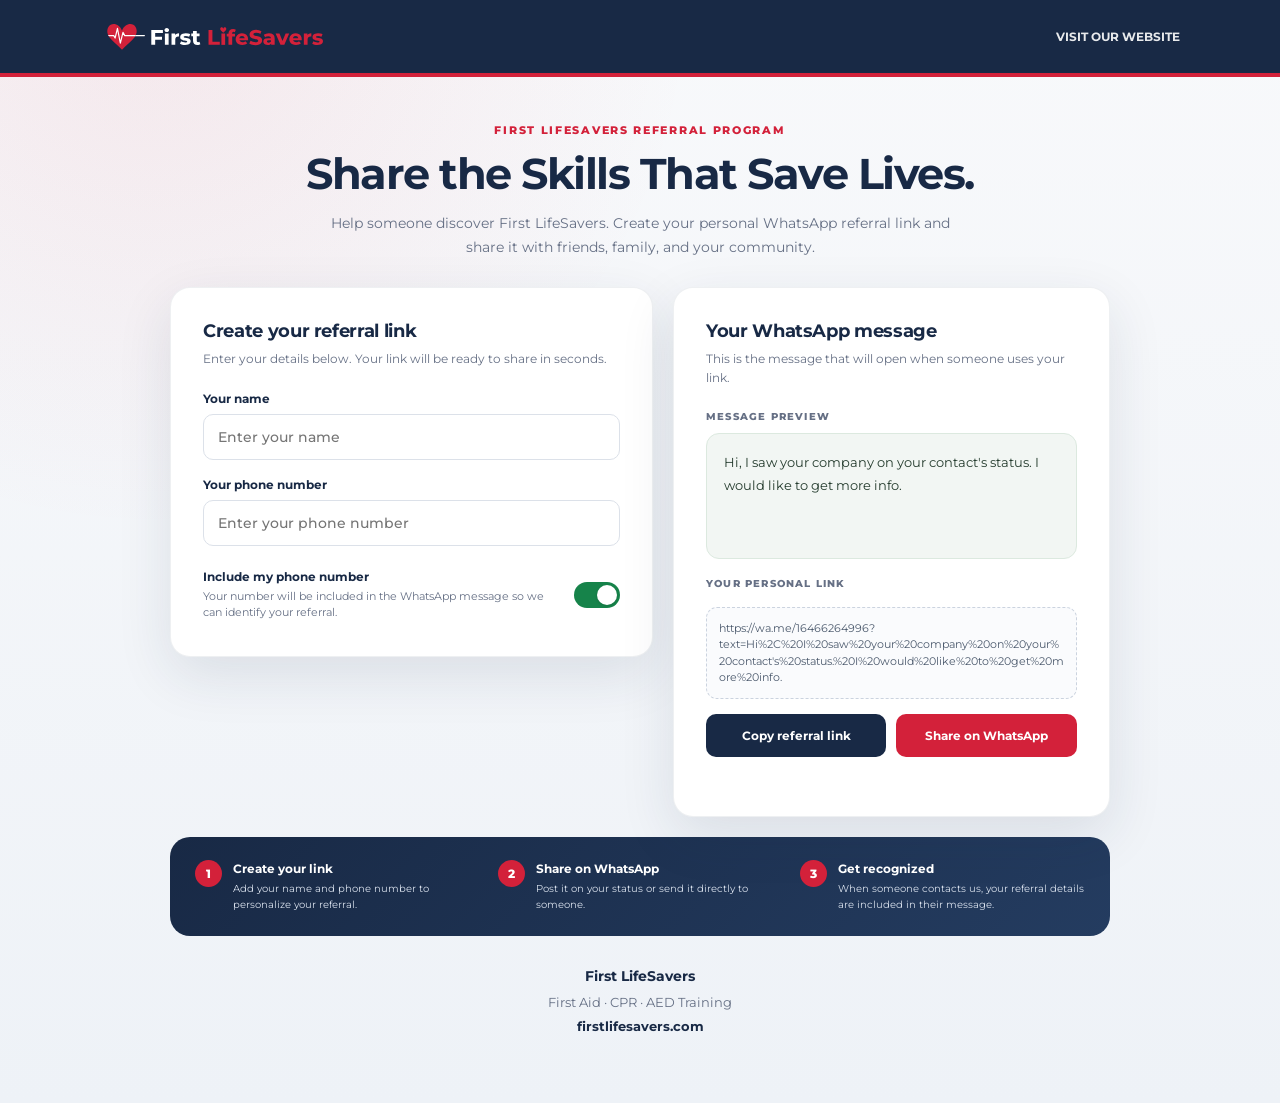
<file: referral.html>
<!DOCTYPE html>
<html lang="en">
<head>
  <meta charset="UTF-8">
  <meta name="viewport" content="width=device-width, initial-scale=1">
  <meta name="theme-color" content="#182945">
  <title>First LifeSavers | Referral Link</title>
  <meta name="description" content="Create and share your First LifeSavers referral link on WhatsApp.">
  <meta property="og:title" content="Create and share your First LifeSavers referral link on WhatsApp.">
  <meta property="og:description" content="Before help arrives, the first minutes are in your hands. Certified courses in Yiddish and English.">
  <meta property="og:image" content="https://firstlifesavers.com/assets/referral-black.png">
  <meta property="og:url" content="https://firstlifesavers.com/referral">
  <meta property="og:type" content="website">
  <link rel="icon" href="assets/favicon.svg" type="image/svg+xml">
  <link rel="preconnect" href="https://fonts.googleapis.com">
  <link rel="preconnect" href="https://fonts.gstatic.com" crossorigin>
  <link href="https://fonts.googleapis.com/css2?family=Montserrat:wght@400;500;600;700;800&display=swap" rel="stylesheet">
  <style>
    :root {
      --red: #D3213A;
      --navy: #182945;
      --ink: #1c2940;
      --muted: #667085;
      --line: #e7eaf0;
      --surface: #ffffff;
      --soft: #f5f7fa;
      --green: #16834a;
      --shadow: 0 18px 55px rgba(24, 41, 69, .11);
    }
    * { box-sizing: border-box; }
    body {
      margin: 0;
      min-height: 100vh;
      font-family: "Montserrat", Arial, sans-serif;
      color: var(--ink);
      background:
        radial-gradient(ellipse at 12% 0%, rgba(211,33,58,.08), transparent 34rem),
        linear-gradient(180deg, #f8f9fb 0%, #eef2f7 100%);
    }
    a { color: inherit; }
    .topbar {
      background: var(--navy);
      color: #fff;
      padding: 15px 22px;
      border-bottom: 4px solid var(--red);
    }
    .topbar-inner {
      width: min(1080px, 100%);
      margin: auto;
      display: flex;
      align-items: center;
      justify-content: space-between;
      gap: 18px;
    }
    .brand {
      display: flex;
      align-items: center;
      gap: 11px;
      text-decoration: none;
      font-weight: 800;
      letter-spacing: -.5px;
      font-size: 19px;
    }
    .brand-logo {
      display: block;
      width: auto;
      height: 43px;
      max-width: min(230px, 58vw);
      object-fit: contain;
    }
    .brand-fallback {
      color: #fff;
      font-size: 19px;
      font-weight: 800;
      letter-spacing: -.5px;
    }
    .top-link {
      font-size: 12px;
      font-weight: 700;
      text-decoration: none;
      opacity: .9;
    }
    main {
      width: min(940px, calc(100% - 32px));
      margin: 46px auto 64px;
    }
    .intro { text-align: center; margin-bottom: 27px; }
    .eyebrow {
      color: var(--red);
      text-transform: uppercase;
      letter-spacing: 1.7px;
      font-size: 11px;
      font-weight: 800;
      margin-bottom: 12px;
    }
    h1 {
      margin: 0;
      color: var(--navy);
      font-size: clamp(29px, 5vw, 43px);
      letter-spacing: -1.5px;
      line-height: 1.14;
    }
    .intro p {
      max-width: 620px;
      margin: 14px auto 0;
      color: var(--muted);
      line-height: 1.7;
      font-size: 14px;
    }
    .layout {
      display: grid;
      grid-template-columns: 1.05fr .95fr;
      gap: 20px;
      align-items: start;
    }
    .panel {
      background: var(--surface);
      border: 1px solid rgba(24,41,69,.07);
      border-radius: 20px;
      box-shadow: var(--shadow);
      padding: clamp(22px, 4vw, 32px);
    }
    .panel h2 {
      color: var(--navy);
      font-size: 18px;
      margin: 0 0 7px;
      letter-spacing: -.35px;
    }
    .sub {
      color: var(--muted);
      font-size: 12px;
      line-height: 1.6;
      margin: 0 0 23px;
    }
    label.field-label {
      display: block;
      color: var(--navy);
      font-size: 12px;
      font-weight: 700;
      margin: 17px 0 8px;
    }
    input[type="text"], input[type="tel"] {
      width: 100%;
      border: 1px solid #dce1e9;
      background: #fff;
      color: var(--ink);
      border-radius: 10px;
      padding: 13px 14px;
      font: 500 14px "Montserrat", Arial, sans-serif;
      outline: none;
      transition: border .15s, box-shadow .15s;
    }
    input:focus {
      border-color: var(--red);
      box-shadow: 0 0 0 3px rgba(211,33,58,.1);
    }
    .toggle-row {
      display: flex;
      align-items: center;
      justify-content: space-between;
      gap: 14px;
      padding: 15px 0 3px;
      margin-top: 8px;
    }
    .toggle-copy strong { display:block; color:var(--navy); font-size:12px; }
    .toggle-copy span { display:block; color:var(--muted); font-size:11px; margin-top:4px; line-height:1.5; }
    .switch { position:relative; display:inline-block; width:46px; height:26px; flex:none; }
    .switch input { opacity:0; width:0; height:0; }
    .slider {
      position:absolute; inset:0; cursor:pointer; background:#cbd2dc;
      border-radius:30px; transition:.2s;
    }
    .slider:before {
      content:""; position:absolute; width:20px; height:20px; left:3px; top:3px;
      background:white; border-radius:50%; transition:.2s; box-shadow:0 1px 3px #0002;
    }
    .switch input:checked + .slider { background:var(--green); }
    .switch input:checked + .slider:before { transform:translateX(20px); }
    .preview-label {
      color: var(--muted);
      font-size: 10px;
      font-weight: 800;
      letter-spacing: 1.2px;
      text-transform: uppercase;
      margin: 3px 0 10px;
    }
    .message {
      background: #f2f6f3;
      border: 1px solid #dce9df;
      border-radius: 13px;
      padding: 17px;
      min-height: 126px;
      color: #243b2d;
      font-size: 13px;
      line-height: 1.75;
      white-space: pre-wrap;
      overflow-wrap: anywhere;
    }
    .link-box {
      margin-top: 17px;
      border: 1px dashed #cbd3df;
      border-radius: 11px;
      padding: 12px;
      color: #4c5a6d;
      background: #fafbfd;
      font-size: 11px;
      line-height: 1.5;
      overflow-wrap: anywhere;
    }
    .actions { display:grid; grid-template-columns:1fr 1fr; gap:10px; margin-top:15px; }
    button {
      border: 0; border-radius: 10px; padding: 14px 13px;
      font: 700 12px "Montserrat", Arial, sans-serif; cursor:pointer;
      transition: transform .12s, filter .12s;
    }
    button:hover { filter:brightness(.96); }
    button:active { transform:translateY(1px); }
    .primary { background:var(--red); color:#fff; }
    .secondary { background:var(--navy); color:#fff; }
    .status { min-height:17px; margin:10px 0 0; color:var(--green); font-size:11px; font-weight:700; }
    .how {
      margin-top:20px;
      background: linear-gradient(135deg, var(--navy), #243c60);
      color:#fff;
      border-radius:20px;
      padding:23px 25px;
      display:grid;
      grid-template-columns:repeat(3,1fr);
      gap:18px;
    }
    .step { display:flex; gap:11px; align-items:flex-start; }
    .num {
      flex:none; width:27px; height:27px; border-radius:50%;
      background:var(--red); display:grid; place-items:center;
      font-size:12px; font-weight:800;
    }
    .step strong { display:block; font-size:12px; margin:1px 0 5px; }
    .step span { display:block; color:#d9e1ed; font-size:10px; line-height:1.6; }
    footer {
      text-align:center;
      color:#667085;
      font-size:13px;
      margin:27px 0 0;
      line-height:1.9;
    }
    footer strong { color:var(--navy); font-size:14px; }
    footer a { color:var(--navy); font-size:13px; font-weight:700; text-decoration:none; }
    @media (max-width: 720px) {
      main { margin-top:32px; }
      .layout { grid-template-columns:1fr; }
      .how { grid-template-columns:1fr; gap:15px; }
      .topbar { padding:12px 16px; }
      .brand { font-size:16px; }
      .top-link { font-size:10px; }
    }
    @media (max-width: 390px) {
      .actions { grid-template-columns:1fr; }
    }
  </style>
</head>
<body>
  <header class="topbar">
    <div class="topbar-inner">
      <a class="brand" href="/" aria-label="First LifeSavers home">
        <img class="brand-logo" src="/assets/logo-white.svg" alt="First LifeSavers" onerror="this.style.display='none'; this.nextElementSibling.style.display='inline';">
        <span class="brand-fallback" style="display:none">First LifeSavers</span>
      </a>
      <a class="top-link" href="https://firstlifesavers.com/">VISIT OUR WEBSITE</a>
    </div>
  </header>

  <main>
    <section class="intro">
      <div class="eyebrow">First LifeSavers Referral Program</div>
      <h1>Share the Skills That Save Lives.</h1>
      <p>Help someone discover First LifeSavers. Create your personal WhatsApp referral link and share it with friends, family, and your community.</p>
    </section>

    <section class="layout" aria-label="Referral link generator">
      <div class="panel">
        <h2>Create your referral link</h2>
        <p class="sub">Enter your details below. Your link will be ready to share in seconds.</p>

        <label class="field-label" for="referrerName">Your name</label>
        <input id="referrerName" type="text" maxlength="60" placeholder="Enter your name" autocomplete="name">

        <label class="field-label" for="referrerPhone">Your phone number</label>
        <input id="referrerPhone" type="tel" maxlength="24" placeholder="Enter your phone number" autocomplete="tel">

        <div class="toggle-row">
          <div class="toggle-copy">
            <strong>Include my phone number</strong>
            <span>Your number will be included in the WhatsApp message so we can identify your referral.</span>
          </div>
          <label class="switch" aria-label="Include my phone number">
            <input id="includePhone" type="checkbox" checked>
            <span class="slider"></span>
          </label>
        </div>
      </div>

      <div class="panel">
        <h2>Your WhatsApp message</h2>
        <p class="sub">This is the message that will open when someone uses your link.</p>
        <div class="preview-label">Message preview</div>
        <div class="message" id="messagePreview" aria-live="polite"></div>
        <div class="preview-label" style="margin-top:18px">Your personal link</div>
        <div class="link-box" id="linkPreview"></div>
        <div class="actions">
          <button class="secondary" id="copyButton" type="button">Copy referral link</button>
          <button class="primary" id="shareButton" type="button">Share on WhatsApp</button>
        </div>
        <p class="status" id="status" role="status" aria-live="polite"></p>
      </div>
    </section>

    <section class="how" aria-label="How it works">
      <div class="step"><div class="num">1</div><div><strong>Create your link</strong><span>Add your name and phone number to personalize your referral.</span></div></div>
      <div class="step"><div class="num">2</div><div><strong>Share on WhatsApp</strong><span>Post it on your status or send it directly to someone.</span></div></div>
      <div class="step"><div class="num">3</div><div><strong>Get recognized</strong><span>When someone contacts us, your referral details are included in their message.</span></div></div>
    </section>

    <footer>
      <strong>First LifeSavers</strong><br>
      First Aid · CPR · AED Training<br>
      <a href="https://firstlifesavers.com/">firstlifesavers.com</a>
    </footer>
  </main>

  <script>
    // Uses the WhatsApp contact number already configured on FirstLifeSavers.com.
    // This is a frontend-only page: it does not store referral data or calculate commissions.
    const WHATSAPP_NUMBER = "16466264996";

    const nameInput = document.getElementById("referrerName");
    const phoneInput = document.getElementById("referrerPhone");
    const includePhone = document.getElementById("includePhone");
    const messagePreview = document.getElementById("messagePreview");
    const linkPreview = document.getElementById("linkPreview");
    const status = document.getElementById("status");

    function buildMessage() {
      const name = nameInput.value.trim() || "your contact";
      const phone = phoneInput.value.trim();
      let message = `Hi, I saw your company on ${name}'s status. I would like to get more info.`;
      if (includePhone.checked && phone) {
        message += `\n\nReferral phone: ${phone}`;
      }
      return message;
    }

    function buildLink() {
      return `https://wa.me/${WHATSAPP_NUMBER}?text=${encodeURIComponent(buildMessage())}`;
    }

    function updatePreview() {
      const message = buildMessage();
      const link = buildLink();
      messagePreview.textContent = message;
      linkPreview.textContent = link;
      status.textContent = "";
    }

    [nameInput, phoneInput].forEach(input => input.addEventListener("input", updatePreview));
    includePhone.addEventListener("change", updatePreview);

    document.getElementById("copyButton").addEventListener("click", async () => {
      const link = buildLink();
      try {
        await navigator.clipboard.writeText(link);
        status.textContent = "Your referral link has been copied.";
      } catch (error) {
        const temporary = document.createElement("textarea");
        temporary.value = link;
        temporary.style.position = "fixed";
        temporary.style.opacity = "0";
        document.body.appendChild(temporary);
        temporary.select();
        const copied = document.execCommand("copy");
        temporary.remove();
        status.textContent = copied
          ? "Your referral link has been copied."
          : "Please copy the link shown above.";
      }
    });

    document.getElementById("shareButton").addEventListener("click", () => {
      window.open(buildLink(), "_blank", "noopener,noreferrer");
    });

    updatePreview();
  </script>
</body>
</html>
</file>
<file: styles.css>
@font-face{font-family:"Montserrat";src:url("assets/fonts/montserrat-latin.woff2") format("woff2");font-weight:400 800;font-style:normal;font-display:swap}
@font-face{font-family:"Noto Sans Hebrew";src:url("assets/fonts/noto-sans-hebrew.woff2") format("woff2");font-weight:400 800;font-style:normal;font-display:swap;unicode-range:U+0590-05FF,U+FB1D-FB4F,U+200C-2010}
:root{--red:#D3213A;--red-dark:#B01A30;--navy:#182945;--navy-2:#0F1C31;--ink:#1B2433;--muted:#4D5869;--line:#E3E7EE;--bg-alt:#F4F6FA;--white:#fff;--radius:18px;--shadow:0 10px 30px rgba(24,41,69,.10);--font:"Montserrat","Noto Sans Hebrew",system-ui,-apple-system,"Segoe UI",Roboto,Arial,sans-serif}
*,*::before,*::after{box-sizing:border-box}
html{scroll-behavior:smooth;-webkit-text-size-adjust:100%}
body{margin:0;font-family:var(--font);color:var(--ink);background:var(--white);font-size:16px;line-height:1.6;overflow-x:hidden}
img,video{max-width:100%;display:block}
h1,h2,h3{font-weight:800;line-height:1.15;margin:0 0 .5em;letter-spacing:-.01em;color:var(--navy)}
p{margin:0 0 1em}
a{color:var(--red)}
:focus-visible{outline:3px solid #FFB547;outline-offset:3px;border-radius:6px}
.sr-only{position:absolute;width:1px;height:1px;overflow:hidden;clip:rect(0 0 0 0);white-space:nowrap}
.skip{position:absolute;inset-inline-start:-999px;top:8px;background:var(--white);color:var(--navy);padding:10px 14px;border-radius:8px;z-index:100;font-weight:700}
.skip:focus{inset-inline-start:8px}
.wrap{width:100%;max-width:1180px;margin:0 auto;padding:0 20px}
.narrow{max-width:820px}
[lang="he"],[lang="yi"]{font-family:"Noto Sans Hebrew",var(--font)}

/* buttons */
.btn{display:inline-flex;align-items:center;justify-content:center;gap:.55em;font:700 1rem/1 var(--font);padding:14px 22px;border-radius:999px;border:2px solid transparent;text-decoration:none;cursor:pointer;transition:transform .2s ease,background-color .2s ease,box-shadow .2s ease,color .2s;min-height:48px}
.btn:hover{transform:translateY(-2px)}
.btn-red{background:var(--red);color:#fff;box-shadow:0 8px 22px rgba(211,33,58,.35)}
.btn-red:hover{background:var(--red-dark)}
.btn-ghost{background:rgba(255,255,255,.12);color:#fff;border-color:rgba(255,255,255,.55);backdrop-filter:blur(6px)}
.btn-ghost:hover{background:rgba(255,255,255,.22)}
.btn-navy{background:var(--navy);color:#fff}
.btn-outline{background:#fff;color:var(--navy);border-color:var(--line)}
.btn-wa{background:#128C4B;color:#fff}
.btn-wa:hover{background:#0E7A40}
.btn-lg{padding:16px 28px;font-size:1.05rem}
.btn-sm{padding:10px 18px;min-height:40px;font-size:.95rem}
.btn-block{width:100%}
.play{width:0;height:0;border-left:11px solid #fff;border-top:7px solid transparent;border-bottom:7px solid transparent}

/* header */
.site-header{position:fixed;inset:0 0 auto 0;z-index:50;transition:background-color .3s ease,box-shadow .3s ease;padding-top:env(safe-area-inset-top)}
.site-header.scrolled,.site-header.open{background:rgba(15,28,49,.94);backdrop-filter:blur(10px);box-shadow:0 6px 24px rgba(0,0,0,.18)}
.header-row{display:flex;align-items:center;justify-content:space-between;height:68px;gap:16px}
.brand img{height:30px;width:auto}
.nav{display:flex;align-items:center;gap:26px}
.nav a{color:#fff;text-decoration:none;font-weight:600;font-size:.95rem}
.nav a:not(.btn):hover{color:#FFC7CF}
.header-tools{display:flex;align-items:center;gap:10px}
.lang-toggle{font:700 .95rem/1 var(--font);color:#fff;background:transparent;border:1.5px solid rgba(255,255,255,.6);border-radius:999px;padding:8px 14px;min-height:40px;cursor:pointer}
.lang-toggle:hover{background:rgba(255,255,255,.14)}
.menu-btn{display:none;width:44px;height:44px;border:0;background:transparent;cursor:pointer;position:relative}
.bars,.bars::before,.bars::after{position:absolute;left:11px;width:22px;height:2.5px;background:#fff;border-radius:2px;transition:transform .25s ease,opacity .25s}
.bars{top:21px}.bars::before{content:"";top:-7px;left:0}.bars::after{content:"";top:7px;left:0}
.open .bars{background:transparent}.open .bars::before{transform:translateY(7px) rotate(45deg)}.open .bars::after{transform:translateY(-7px) rotate(-45deg)}

/* hero */
.hero{position:relative;min-height:100vh;min-height:100svh;display:flex;align-items:flex-end;color:#fff;background:var(--navy-2);overflow:hidden}
.hero-video{position:absolute;inset:0;width:100%;height:100%;object-fit:cover}
.hero-shade{position:absolute;inset:0;background:linear-gradient(180deg,rgba(15,28,49,.55) 0%,rgba(15,28,49,.25) 35%,rgba(15,28,49,.82) 72%,rgba(15,28,49,.96) 100%)}
.hero-content{position:relative;padding-top:110px;padding-bottom:56px}
.eyebrow{display:inline-block;font-weight:700;font-size:.8rem;letter-spacing:.14em;text-transform:uppercase;background:var(--red);padding:7px 12px;border-radius:6px;margin-bottom:18px}
.hero h1{color:#fff;font-size:clamp(2.05rem,7.6vw,4.2rem);max-width:15ch;text-shadow:0 2px 24px rgba(0,0,0,.35)}
.hero-sub{font-size:clamp(1.02rem,2.6vw,1.25rem);max-width:40ch;color:#E9EDF4;margin-bottom:26px}
.hero-ctas{display:flex;flex-wrap:wrap;gap:12px;margin-bottom:26px}
.pasuk{text-align:left;font-size:1.15rem;font-weight:600;color:#F3C9CF;margin:0;letter-spacing:.02em}
.hero [data-i18n]{transition:opacity .25s}

/* facts */
.facts{background:var(--navy);color:#fff}
.facts-row{display:grid;grid-template-columns:1fr;gap:0}
.facts p{margin:0;padding:18px 0;display:flex;flex-direction:column;border-bottom:1px solid rgba(255,255,255,.12)}
.facts p:last-child{border-bottom:0}
.facts strong{font-size:1.05rem}
.facts span{color:#B9C3D4;font-size:.92rem}

/* sections */
.section{padding:72px 0}
.section.alt{background:var(--bg-alt)}
.section-head{text-align:center;max-width:720px;margin:0 auto 40px}
.section-head.left{text-align:start;margin-inline-start:0}
.section h2{font-size:clamp(1.75rem,5vw,2.6rem)}
.kicker{color:var(--red);font-weight:800;font-size:.8rem;letter-spacing:.16em;text-transform:uppercase;margin-bottom:10px}
.kicker-light{color:#FF8D9C}
.lead{color:var(--muted);font-size:1.08rem}
.note{text-align:center;font-weight:700;color:var(--navy);margin:28px 0 0}

/* cards */
.cards{display:grid;gap:18px}
.card{background:#fff;border:1px solid var(--line);border-radius:var(--radius);padding:28px 24px;box-shadow:var(--shadow);display:flex;flex-direction:column;transition:transform .25s ease,box-shadow .25s ease}
.card:hover{transform:translateY(-4px);box-shadow:0 18px 40px rgba(24,41,69,.14)}
.card-featured{border-top:5px solid var(--red)}
.card h3{font-size:1.3rem}
.card p{color:var(--muted);flex:1}
.card-icon,.why-icon{width:56px;height:56px;border-radius:16px;background:#FCE8EB;display:grid;place-items:center;margin-bottom:16px;flex:none}
.card-icon svg,.why-icon svg{width:30px;height:30px;fill:none;stroke:var(--red);stroke-width:3;stroke-linecap:round;stroke-linejoin:round}
.card-link{font-weight:700;text-decoration:none;color:var(--red)}
.card-link:hover{text-decoration:underline}

/* film */
.film{background:linear-gradient(160deg,var(--navy) 0%,var(--navy-2) 100%);color:#DCE3EE}
.film h2{color:#fff}
.film-grid{display:grid;gap:32px;align-items:center}
.film-player{border-radius:var(--radius);overflow:hidden;box-shadow:0 24px 60px rgba(0,0,0,.45);background:#000;aspect-ratio:16/9}
.film-player video{width:100%;height:100%;object-fit:cover}

/* why */
.why-grid{display:grid;gap:36px;align-items:center}
.why-photo,.how-photo{margin:0;border-radius:var(--radius);overflow:hidden;box-shadow:var(--shadow)}
.why-photo img{width:100%;aspect-ratio:4/5;object-fit:cover}
.why-list{list-style:none;padding:0;margin:0;display:grid;gap:22px}
.why-list li{display:flex;gap:16px;align-items:flex-start}
.why-list h3{font-size:1.12rem;margin-bottom:.25em}
.why-list p{color:var(--muted);margin:0}
.why-icon{margin:0;width:52px;height:52px}

/* who */
.who{list-style:none;padding:0;margin:0;display:grid;grid-template-columns:1fr 1fr;gap:14px}
.who li{background:#fff;border-radius:16px;padding:20px 16px;border:1px solid var(--line)}
.who span{font-size:1.7rem;display:block;margin-bottom:8px}
.who h3{font-size:1.02rem;margin-bottom:.3em}
.who p{color:var(--muted);font-size:.9rem;margin:0}

/* how */
.how-grid{display:grid;gap:36px;align-items:center}
.steps{list-style:none;counter-reset:s;padding:0;margin:0;display:grid;gap:18px}
.steps li{counter-increment:s;position:relative;padding-inline-start:64px;min-height:48px}
.steps li::before{content:counter(s);position:absolute;inset-inline-start:0;top:0;width:46px;height:46px;border-radius:50%;background:var(--navy);color:#fff;font-weight:800;display:grid;place-items:center;font-size:1.1rem}
.steps h3{font-size:1.12rem;margin-bottom:.2em}
.steps p{color:var(--muted);margin:0}
.how-photo img{width:100%;aspect-ratio:960/680;object-fit:cover}

/* faq */
.faq{display:grid;gap:12px}
.faq details{background:#fff;border:1px solid var(--line);border-radius:14px;padding:0 20px}
.faq summary{cursor:pointer;list-style:none;font-weight:700;color:var(--navy);padding:18px 0;padding-inline-end:36px;position:relative}
.faq summary::-webkit-details-marker{display:none}
.faq summary::after{content:"+";position:absolute;inset-inline-end:0;top:50%;transform:translateY(-50%);font-size:1.5rem;color:var(--red);transition:transform .25s}
.faq details[open] summary::after{transform:translateY(-50%) rotate(45deg)}
.faq details p{color:var(--muted);margin:0 0 18px}

/* book */
.book{background:linear-gradient(160deg,var(--navy) 0%,#0B1526 100%);color:#DCE3EE}
.book h2{color:#fff}
.book-grid{display:grid;gap:32px;align-items:start}
.book-points{padding:0;margin:0;list-style:none;display:grid;gap:10px}
.book-points li{padding-inline-start:30px;position:relative;font-weight:600;color:#fff}
.book-points li::before{content:"";position:absolute;inset-inline-start:0;top:.35em;width:18px;height:18px;border-radius:50%;background:var(--red)}
.book-form{background:#fff;color:var(--ink);border-radius:22px;padding:24px 20px;box-shadow:0 24px 60px rgba(0,0,0,.35)}
.field{margin:0 0 16px;border:0;padding:0;min-width:0}
.field label,.field legend{display:block;font-weight:700;font-size:.92rem;color:var(--navy);margin-bottom:6px;padding:0}
.opt{font-weight:500;color:var(--muted)}
.field input[type=text],.field select,.field textarea{width:100%;font:500 1rem var(--font);color:var(--ink);padding:13px 14px;border:1.5px solid #C9D0DC;border-radius:12px;background:#fff;min-height:48px}
.field textarea{resize:vertical}
.field input:focus,.field select:focus,.field textarea:focus{border-color:var(--navy);outline:3px solid rgba(24,41,69,.15);outline-offset:0}
.field-row{display:grid;grid-template-columns:1fr;gap:0 14px}
.seg{display:flex;background:var(--bg-alt);border-radius:12px;padding:4px;gap:4px}
.seg input{position:absolute;opacity:0;pointer-events:none}
.seg label{flex:1;text-align:center;margin:0;padding:10px 8px;border-radius:9px;cursor:pointer;font-weight:700;color:var(--muted);transition:background .2s,color .2s}
.seg input:checked+label{background:var(--navy);color:#fff}
.seg input:focus-visible+label{outline:3px solid #FFB547}
.err{color:#B01A30;font-size:.88rem;font-weight:600;margin:6px 0 0}
.invalid{border-color:#B01A30 !important}
@keyframes pop{from{opacity:0;transform:translateY(8px)}to{opacity:1;transform:none}}

/* footer */
.site-footer{background:#0B1526;color:#B9C3D4;padding:48px 0 24px}
.footer-grid{display:grid;gap:28px}
.site-footer img{height:32px;width:auto;margin-bottom:14px}
.footer-tag{font-size:.95rem}
.footer-pasuk p[lang=he]{font-size:1.35rem;font-weight:700;color:#fff;margin-bottom:.2em;text-align:left}
html[dir=rtl] .footer-pasuk p[lang=he],html[dir=rtl] .pasuk{text-align:right}
.small{font-size:.85rem}
.footer-nav{display:flex;flex-wrap:wrap;gap:12px 22px}
.footer-nav a,.footer-base a{color:#fff;text-decoration:none;font-weight:600}
.footer-nav a:hover,.footer-base a:hover{color:#FF8D9C}
.footer-base{display:flex;flex-wrap:wrap;justify-content:space-between;gap:10px;border-top:1px solid rgba(255,255,255,.1);margin-top:32px;padding-top:20px;font-size:.88rem}
.footer-base p{margin:0}

/* reveal */
/* reveal: content is always visible. (v3/v4 started sections at opacity 0 and relied on
   IntersectionObserver to show them, so full-page captures and some phones saw blank sections.) */
.reveal{opacity:1;transform:none}

/* mobile nav */
@media (max-width:899px){
  .menu-btn{display:block}
  .nav{position:fixed;top:calc(68px + env(safe-area-inset-top));left:0;right:0;flex-direction:column;align-items:stretch;gap:0;background:rgba(15,28,49,.98);padding:8px 20px 22px;transform:translateY(-12px);opacity:0;visibility:hidden;transition:opacity .25s,transform .25s,visibility .25s}
  .nav a{padding:14px 4px;border-bottom:1px solid rgba(255,255,255,.08);font-size:1.05rem}
  .nav a.btn{margin-top:14px;border:0;justify-content:center}
  .open .nav{opacity:1;transform:none;visibility:visible}
}
@media (min-width:600px){
  .facts-row{grid-template-columns:repeat(3,1fr);gap:24px}
  .facts p{border-bottom:0;padding:22px 0}
  .who{grid-template-columns:repeat(3,1fr)}
  .field-row{grid-template-columns:1fr 1fr}
  .book-form{padding:32px}
}
@media (min-width:900px){
  .wrap{padding:0 32px}
  .section{padding:104px 0}
  .brand img{height:34px}
  .cards{grid-template-columns:repeat(3,1fr);gap:24px}
  .film-grid{grid-template-columns:5fr 7fr;gap:56px}
  .why-grid{grid-template-columns:5fr 6fr;gap:64px}
  .how-grid{grid-template-columns:6fr 5fr;gap:64px}
  .book-grid{grid-template-columns:5fr 6fr;gap:64px}
  .footer-grid{grid-template-columns:1.3fr 1fr 1fr 1fr;align-items:start}
  .hero-content{padding-bottom:88px}
  .hero{align-items:center}
  .hero-shade{background:linear-gradient(90deg,rgba(15,28,49,.88) 0%,rgba(15,28,49,.55) 45%,rgba(15,28,49,.15) 75%),linear-gradient(180deg,rgba(15,28,49,.5) 0%,rgba(15,28,49,0) 30%,rgba(15,28,49,.6) 100%)}
  html[dir=rtl] .hero-shade{background:linear-gradient(270deg,rgba(15,28,49,.88) 0%,rgba(15,28,49,.55) 45%,rgba(15,28,49,.15) 75%),linear-gradient(180deg,rgba(15,28,49,.5) 0%,rgba(15,28,49,0) 30%,rgba(15,28,49,.6) 100%)}
}

[hidden]{display:none !important}

/* icons */
.ico{width:22px;height:22px;fill:none;stroke:currentColor;stroke-width:2;stroke-linecap:round;stroke-linejoin:round;flex:none;display:block}
.ico-fill{fill:currentColor;stroke:none}
.arrow{display:inline-block}
html[dir=rtl] .ico-chev,html[dir=rtl] .arrow{transform:scaleX(-1)}
[dir=ltr]{unicode-bidi:isolate}

/* yiddish / rtl */
html[lang=yi]{font-size:106.25%}
html[lang=yi] h1,html[lang=yi] h2,html[lang=yi] h3{line-height:1.25;letter-spacing:0}
html[dir=rtl] .kicker,html[dir=rtl] .eyebrow,html[dir=rtl] .direct-label,html[dir=rtl] .footer-h{letter-spacing:.02em}
html[lang=yi] .hero h1{max-width:16ch}
html[lang=yi] .lang-toggle{font-family:var(--font)}
.lang-toggle span{display:block}

/* form polish */
.select{position:relative}
.select select{appearance:none;-webkit-appearance:none;padding-inline-end:44px;cursor:pointer}
.select::after{content:"";position:absolute;inset-inline-end:18px;top:50%;width:9px;height:9px;border:solid var(--navy);border-width:0 2px 2px 0;transform:translateY(-70%) rotate(45deg);pointer-events:none}
.more-toggle{display:flex;align-items:center;gap:10px;width:100%;margin:2px 0 16px;padding:12px 14px;border:1.5px dashed #C9D0DC;border-radius:12px;background:#fff;color:var(--navy);font:700 .95rem/1.3 var(--font);cursor:pointer;text-align:start;transition:border-color .2s,background-color .2s}
.more-toggle:hover{border-color:var(--navy);background:#FAFBFD}
.more-toggle[aria-expanded=true]{border-style:solid;border-color:var(--line);background:var(--bg-alt)}
.more-toggle .opt{font-weight:500}
.more-plus{width:28px;height:28px;border-radius:50%;background:#FCE8EB;color:var(--red);display:grid;place-items:center;flex:none;transition:transform .3s ease}
.more-plus .ico{width:16px;height:16px;stroke-width:2.6}
.more-toggle[aria-expanded=true] .more-plus{transform:rotate(45deg)}
.collapse{display:grid;grid-template-rows:0fr;opacity:0;transition:grid-template-rows .45s cubic-bezier(.2,.8,.2,1),opacity .35s ease}
.collapse.is-open{grid-template-rows:1fr;opacity:1}
.collapse-inner{overflow:hidden;min-height:0}
.prepare{margin-top:4px}

/* ready: message preview + small send icons */
.ready{margin-top:20px;border:1.5px solid #CDEBD9;background:#F2FBF5;border-radius:16px;padding:16px}
.ready:focus{outline:none}
.ready-title{font-weight:800;color:#0E6B39;display:flex;align-items:center;gap:10px;margin:0 0 10px}
.check{width:24px;height:24px;border-radius:50%;background:#128C4B;position:relative;flex:none}
.check::after{content:"";position:absolute;inset-inline-start:8px;top:4px;width:6px;height:11px;border:solid #fff;border-width:0 3px 3px 0;transform:rotate(45deg)}
html[dir=rtl] .check::after{inset-inline-start:auto;right:9px}
.ready-text{white-space:pre-wrap;word-break:break-word;font:500 .88rem/1.5 var(--font);background:#fff;border:1px solid #D7E6DD;border-radius:12px;padding:12px 14px;margin:0 0 14px;color:var(--ink);max-height:220px;overflow:auto}
.send-label{font-size:.82rem;font-weight:700;color:var(--muted);margin:0 0 10px;text-align:center}
.send-icons{display:flex;justify-content:center;gap:6px;max-width:340px;margin:0 auto}
.si{flex:1 1 0;min-width:0;max-width:76px;display:flex;flex-direction:column;align-items:center;gap:6px;padding:2px 0;text-decoration:none;color:var(--navy);font-size:.78rem;font-weight:700}
.si-ico{width:46px;height:46px;border-radius:50%;display:grid;place-items:center;background:#fff;border:1px solid #DCE3EC;color:var(--navy);box-shadow:0 2px 6px rgba(24,41,69,.08);transition:transform .15s ease,box-shadow .15s ease,background-color .15s ease}
.si-ico .ico{width:20px;height:20px}
.si-wa .si-ico{background:#25D366;border-color:#25D366;color:#fff}
.si:hover .si-ico{transform:translateY(-2px);box-shadow:0 6px 14px rgba(24,41,69,.16)}
.si:active .si-ico{transform:scale(.94)}
.si:focus-visible{outline:none}
.si:focus-visible .si-ico{outline:3px solid rgba(24,41,69,.35);outline-offset:2px}
.copy-link{display:block;margin:12px auto 0;padding:6px 10px;border:0;background:none;color:var(--muted);font:600 .8rem/1 var(--font);text-decoration:underline;text-underline-offset:3px;cursor:pointer}
.copy-link:hover{color:var(--navy)}
.copy-link.done{color:#0E7D43;text-decoration:none}

/* reach us directly (book section) + footer: plain lines like a regular site.
   Email opens mail; the number opens the Call / Text / WhatsApp pop-up. */
.direct{margin-top:1.8rem}
.direct-label{font-weight:700;margin:0 0 .6rem;opacity:.9}
.contact-lines{list-style:none;margin:0;padding:0;display:grid;gap:10px}
.contact-lines li{margin:0;padding:0}
.contact-lines li::before{content:none}
.cl-row{display:inline-flex;align-items:center;gap:12px;max-width:100%;padding:2px 0;border:0;background:none;color:#fff;font:700 1.15rem/1.3 var(--font);text-decoration:none;cursor:pointer;text-align:start}
.cl-ico{flex:none;width:36px;height:36px;border-radius:50%;display:grid;place-items:center;background:rgba(255,255,255,.1);transition:background-color .15s ease}
.cl-ico .ico{width:17px;height:17px}
.cl-v{overflow-wrap:anywhere}
.cl-row:hover .cl-ico{background:rgba(255,255,255,.2)}
.cl-row:focus-visible{outline:3px solid rgba(255,255,255,.5);outline-offset:4px;border-radius:8px}
.cl-foot{gap:8px}
.cl-foot .cl-row{font-size:1rem;font-weight:600;color:#E3E8F0}
.cl-foot .cl-ico{width:32px;height:32px}
.cl-foot .cl-ico .ico{width:15px;height:15px}
.footer-h{font-weight:700;letter-spacing:.06em;text-transform:uppercase;font-size:.8rem;opacity:.8;margin-bottom:.6rem!important}

/* small pop-up: call / text / WhatsApp */
.sheet{padding:0;border:0;margin:0;background:transparent;width:100%;max-width:100%;height:100%;max-height:100%;inset:0;overflow:hidden}
.sheet[open]{display:flex;align-items:flex-end;justify-content:center;padding:12px 12px calc(12px + env(safe-area-inset-bottom))}
.sheet::backdrop{background:rgba(11,21,38,.5)}
.sheet-panel{width:100%;max-width:320px;background:#fff;color:var(--ink);border-radius:18px;padding:14px 14px 12px;box-shadow:0 20px 50px rgba(0,0,0,.3);animation:sheetIn .2s ease}
.sheet-number{text-align:center;font-weight:800;font-size:1.1rem;color:var(--navy);margin:2px 0 10px}
.sheet-list{display:grid;border:1px solid var(--line);border-radius:12px;overflow:hidden}
.sheet-opt{display:flex;align-items:center;gap:12px;padding:10px 12px;min-height:48px;color:var(--navy);text-decoration:none;font-weight:700;font-size:.95rem;background:#fff}
.sheet-opt+.sheet-opt{border-top:1px solid var(--line)}
.sheet-opt:hover,.sheet-opt:focus-visible{background:#F5F7FA;outline:none}
.so-ico{width:32px;height:32px;border-radius:50%;display:grid;place-items:center;flex:none}
.so-ico .ico{width:16px;height:16px}
.so-call{background:#FCE8EB;color:var(--red)}
.so-text{background:#E8EEF8;color:var(--navy)}
.so-wa{background:#E3F5EA;color:#128C4B}
.sheet-cancel{display:block;width:100%;min-height:44px;margin-top:8px;border:0;border-radius:12px;background:var(--bg-alt);color:var(--muted);font:700 .92rem var(--font);cursor:pointer}
.sheet-cancel:hover{background:#E9EDF4;color:var(--navy)}
body.sheet-open{overflow:hidden}
@keyframes sheetIn{from{opacity:0;transform:translateY(10px) scale(.97)}to{opacity:1;transform:none}}
@media (min-width:600px){
  .sheet[open]{align-items:center}
  .ready{padding:20px}
}
@media (min-width:900px){
  .number{font-size:1.65rem}
  .book-copy{position:sticky;top:100px}
}

@media (prefers-reduced-motion:reduce){
  html{scroll-behavior:auto}
  *,*::before,*::after{animation:none !important;transition:none !important}
  .collapse{transition:none}
}
</file>
